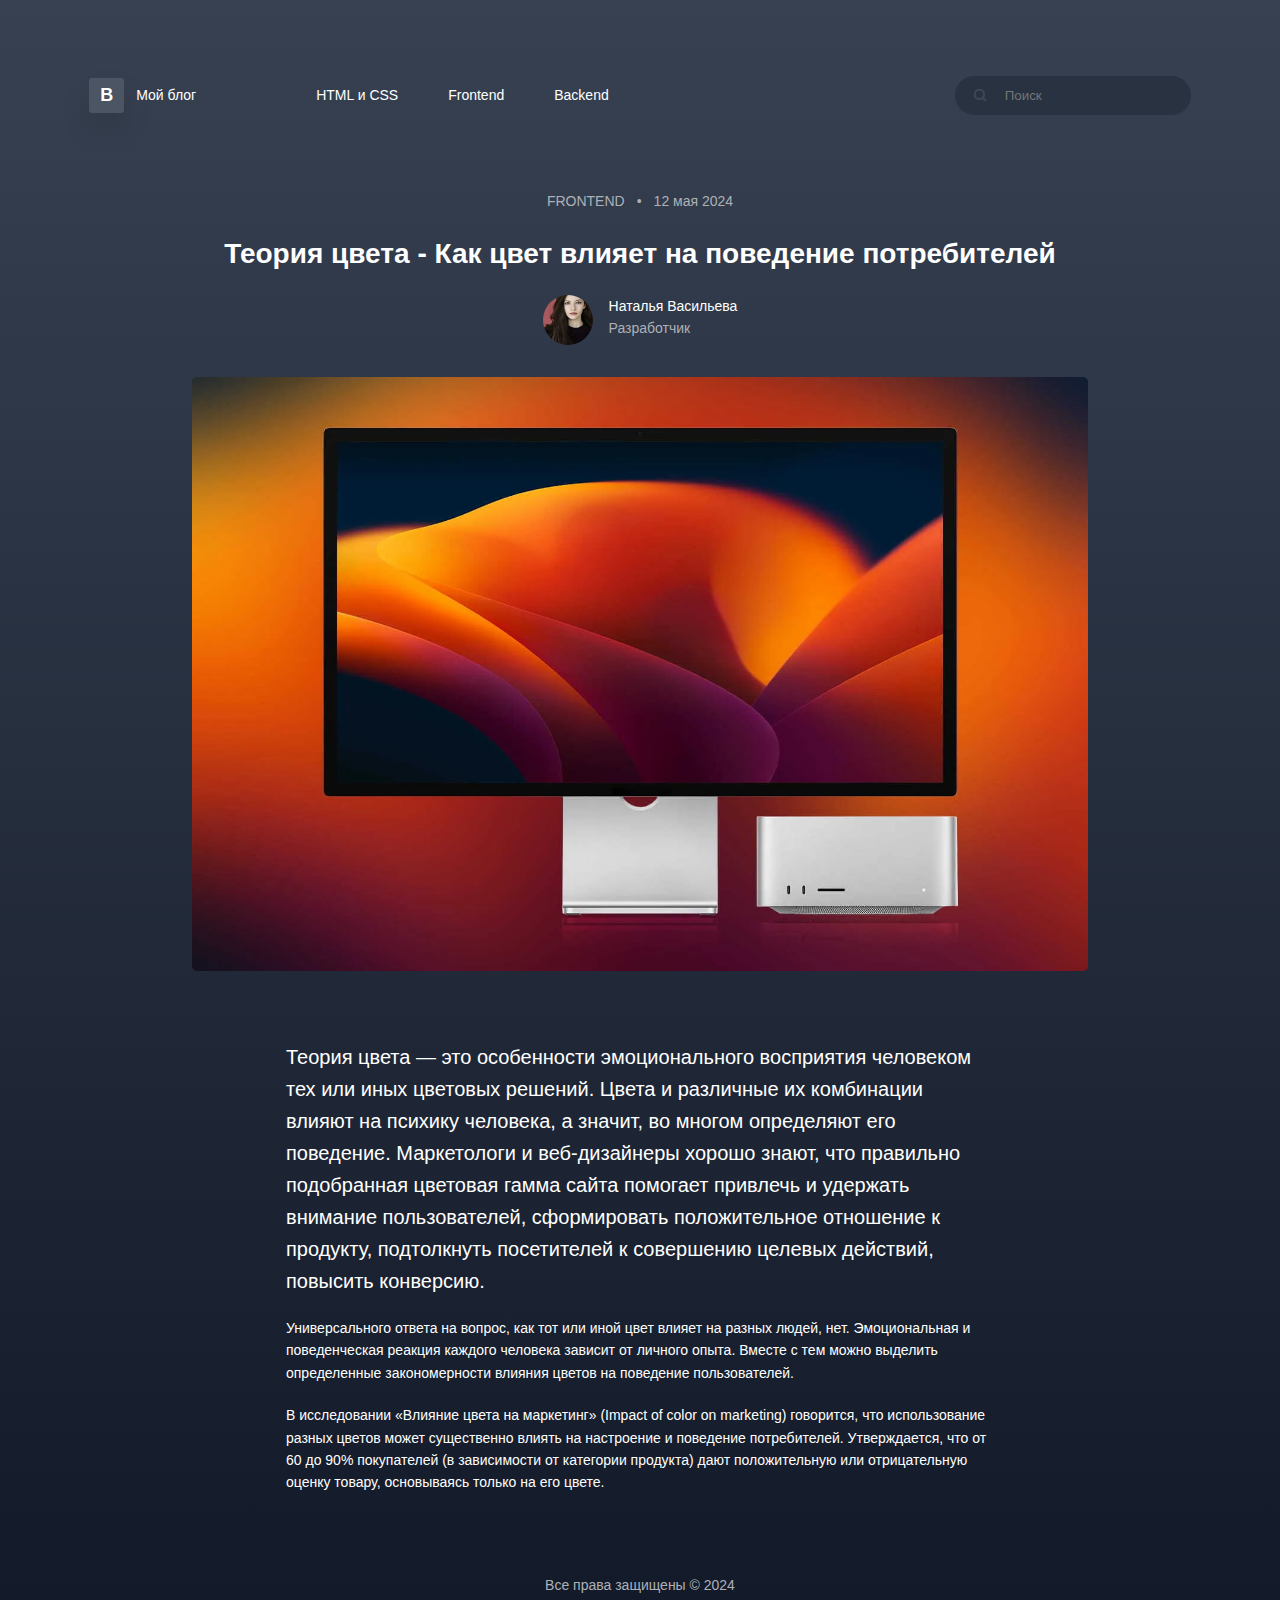
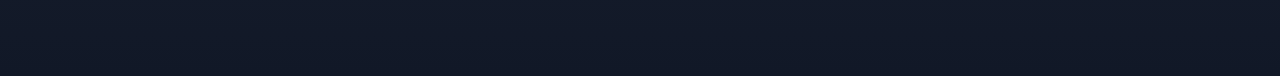
<file: 1-blog/index.html>
<!DOCTYPE html>
<html lang="ru">

<head>
  <meta charset="UTF-8" />
  <meta name="viewport" content="width=device-width, initial-scale=1.0" />
  <title>Мой блог</title>
  <link rel="stylesheet" href="./styles/style.css" />
</head>

<body>
  <header>
    <a href="#" class="navbar_brand">
      <div class="logo">B</div>
      <p>Мой блог</p>
    </a>
    <nav>
      <ul>
        <li><a href="#">HTML и CSS</a></li>
        <li><a href="#">Frontend</a></li>
        <li><a href="#">Backend</a></li>
      </ul>
      <form action="https://www.youtube.com/results" method="get">
        <div class="search_input">
          <img src="./images/inputSearch.svg" id="searchIcon" alt="Поиск">
          <input type="text" placeholder="Поиск" id="query" name="search_query" />
        </div>
      </form>
    </nav>
  </header>
  <!-- Main-->
  <main>
    <section class="section_blog">
      <div class="container">
        <div class="blog_hero-content">
          <div class="blog_hero-caption">
            <p>FRONTEND</p>
            <div>&bull;</div>
            <p>12 мая 2024</p>
          </div>

          <h1>Теория цвета - Как цвет влияет на поведение потребителей</h1>

          <div class="blog_hero-about">
            <img class="about_image" src="./images/Vasieva.png" alt="Разработчик Наталья Васильева" />
            <div class="hero-about_content">
              <p>Наталья Васильева</p>
              <p class="text-body-14">Разработчик</p>
            </div>
          </div>
        </div>

        <img src="./images/mac.png" class="blog_image" alt="Настольный ПК" />

        <div class="blog_content">
          <p class="paragraph-big">
            Теория цвета — это особенности эмоционального восприятия человеком
            тех или иных цветовых решений. Цвета и различные их комбинации
            влияют на психику человека, а значит, во многом определяют его
            поведение. Маркетологи и веб-дизайнеры хорошо знают, что правильно
            подобранная цветовая гамма сайта помогает привлечь и удержать
            внимание пользователей, сформировать положительное отношение к
            продукту, подтолкнуть посетителей к совершению целевых действий,
            повысить конверсию.
          </p>
          <p>
            Универсального ответа на вопрос, как тот или иной цвет влияет на
            разных людей, нет. Эмоциональная и поведенческая реакция каждого
            человека зависит от личного опыта. Вместе с тем можно выделить
            определенные закономерности влияния цветов на поведение
            пользователей.
          </p>
          <p>
            В исследовании «Влияние цвета на маркетинг» (Impact of color on
            marketing) говорится, что использование разных цветов может
            существенно влиять на настроение и поведение потребителей.
            Утверждается, что от 60 до 90% покупателей (в зависимости от
            категории продукта) дают положительную или отрицательную оценку
            товару, основываясь только на его цвете.
          </p>
        </div>
      </div>
    </section>
  </main>
  <!-- Footer-->
  <footer class="footer_component">
    <p>Все права защищены &#169; 2024</p>
  </footer>
</body>

</html>
</file>
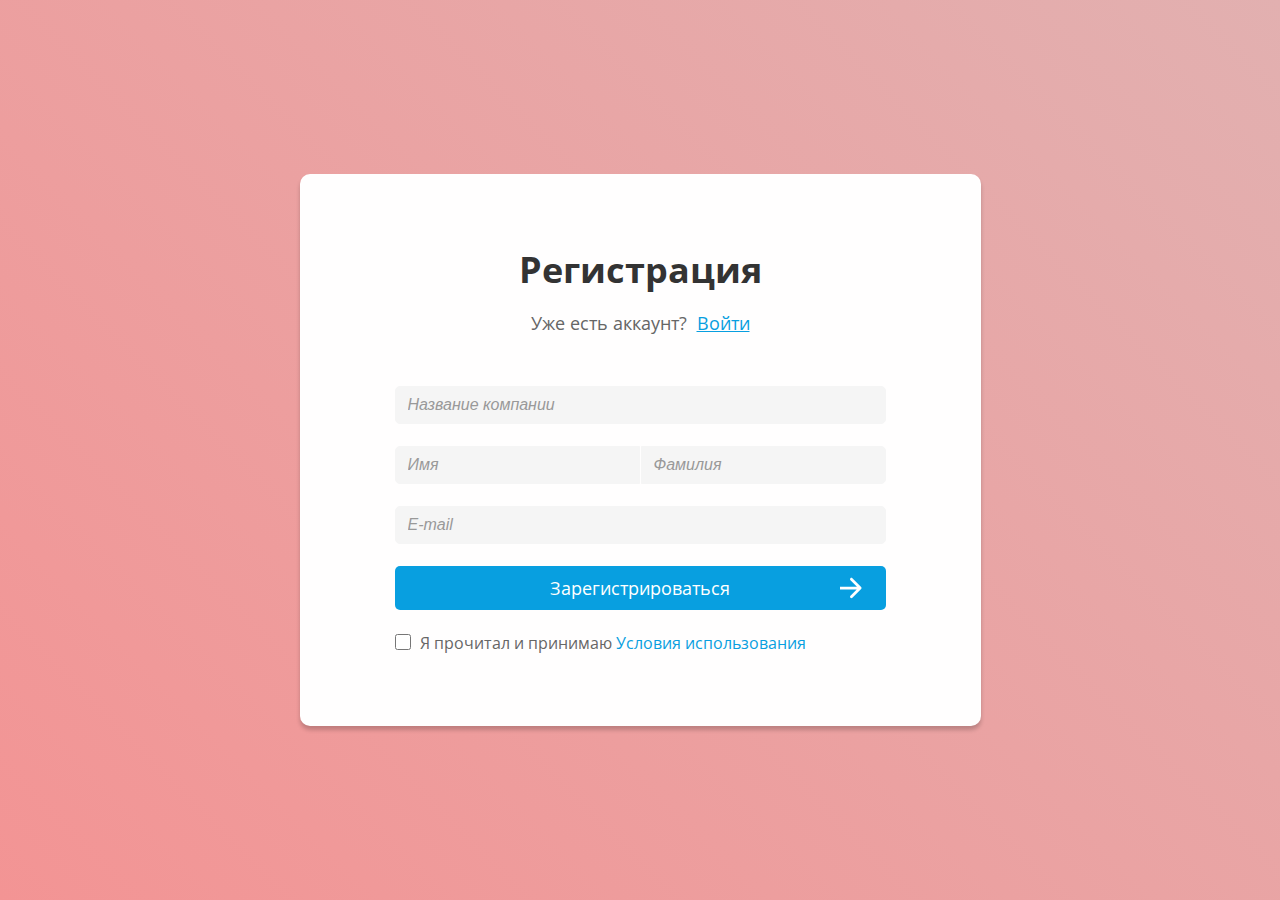
<file: 2-Form/index.html>
<!DOCTYPE html>
<html lang="ru">

<head>
  <meta charset="UTF-8" />
  <meta name="viewport" content="width=device-width, initial-scale=1.0" />
  <title>Form</title>
  <link rel="stylesheet" href="./styles/style.css" />

  <link rel="preconnect" href="https://fonts.googleapis.com">
  <link rel="preconnect" href="https://fonts.gstatic.com" crossorigin>
  <link href="https://fonts.googleapis.com/css2?family=Open+Sans:ital,wght@0,300..800;1,300..800&display=swap"
    rel="stylesheet">

</head>

<body>
  <!--Main Wrapper-->
  <main>
    <section>
      <div class="container">
        <div class="form_component">
          <h1>Регистрация</h1>
          <div class="reg_caption">
            <p>Уже есть аккаунт?</p>
            <a class="text-link-big" href="#">Войти</a>
          </div>

          <form action="#" method="get">
            <input type="text" placeholder="Название компании" id="company" name="company" />
            <div class="inputs_wrapper">
              <input type="text" placeholder="Имя" name="name" id="name" />
              <input type="text" placeholder="Фамилия" name="surname" id="surname" />
            </div>
            <input type="email" placeholder="E-mail" id="email" name="email" />

            <div class="submit_wrapper">
              <img class="submit-arrow" src="./assets/arrow.svg" alt="cтрелочка ">
              <button type="submit" id="button_submit">Зарегистрироваться</button>
            </div>
            <div class="checkbox_wrapper">
              <input class="checkbox" type="checkbox" name="privacy" id="privacy" />
              <label style="color: #666666;" for="privacy">
                <span>Я прочитал и принимаю</span>
                <a class="text-link-small" href="#">Условия использования</a>
              </label>

            </div>
          </form>
        </div>
      </div>
    </section>

  </main>
</body>

</html>
</file>
<file: 1-blog/styles/style.css>
/* Global Styles */

body {
    font-family: Roboto, sans-serif;
    font-weight: 400;
    font-size: 14px;
    line-height: 1.6;
    color: white;
    margin: 0px;
    background-color: #121928;
    background: linear-gradient(to bottom, #374151, #111827);
}

img {
    width: 100%;
    height: 100%;
    object-fit: cover;
    object-position: center;
    display: block;
}

p {
    margin-block-start: 0;
    margin-block-end: 0;
}

section {
    display: block;
}

.container {
    width: 100%;
    max-width: 100%;
    margin-right: auto;
    margin-left: auto;
}

/* Landing Styles */

header {
    display: flex;
    flex-direction: row;
    justify-content: center;
    margin: 70px 0;
}

nav {
    display: flex;
    flex-direction: row;
    align-items: center;
}


.navbar_brand {
    display: flex;
    column-gap: 12px;
    color: white;
    text-decoration: none;
    align-items: center;
}

.navbar_brand:hover > p {
    color: grey;
}

.logo {
    font-size: 18px;
    font-weight: 600;
    display: flex;
    background-color: #4B5563;
    width: 35px;
    height: 35px;
    border-radius: 3px;
    justify-content: center;
    align-items: center;
    box-shadow: 0 15px 30px rgba(0, 0, 0, 0.1);
}

ul {
    list-style: none;
    display: flex;
    column-gap: 50px;
    flex-direction: row;
    margin-left: 80px;
    margin-right: 346px;
}

li > a {
    color: white;
    text-decoration: none;
}

li > a:hover {
    color: grey;
    text-decoration: underline;
}

/* Input */
input:focus-visible {
    outline: none;
    outline-offset: 0px;
}

.search_input {
    position: relative;
    display: inline-block;
}

.search_input > input {
    color: white;
    background-color: #283241;
    border-radius: 100vw;
    border-style: none;
    padding: 12px 9px 12px 50px;
}

.search_input > #searchIcon {
    width: 14px;
    height: 14px;
    position: absolute;
    top: 50%;
    left: 18px;
    transform: translateY(-50%);
    pointer-events: none;
    color: #888;
}

.blog_hero-content {
    display: flex;
    justify-content: center;
    flex-direction: column;
    align-items: center;
    margin-bottom: 32px;
}

.blog_hero-caption {
    display: flex;
    justify-content: center;
    flex-direction: row;
    align-items: center;
    column-gap: 12px;
    font-size: 14px;
    color: #ADB1B7;
}

.blog_hero-about {
    display: flex;
    justify-content: center;
    flex-direction: row;
    column-gap: 16px;
}

.about_image {
    width: 50px;
    height: 50px;
    border-radius: 100vw;
    overflow: hidden;
}

.blog_image {
    width: 896px;
    height: 594px;
    border-radius: 5px;
    margin: 0px auto 70px;
}

.blog_content {
    display: flex;
    row-gap: 20px;
    max-width: 708px;
    flex-direction: column;
    justify-content: flex-start;
    margin: 0 auto;
}

.paragraph-big {
    font-size: 20px;
}

.text-body-14 {
    font-size: 14px;
    color: #ADB1B7;
}

footer {
    display: flex;
    justify-content: center;
    flex-direction: row;
    color: #ADB1B7;
    margin: 80px 0;
}
</file>
<file: 2-Form/styles/style.css>
* {
    margin: 0;
}

body {
    font-family: 'Open Sans', sans-serif;
    font-weight: 400;
    font-size: 16px;
    line-height: 1.38;
    color: #666666;
}

section {
    display: block;
    /* background-color: #F39494; */
    background: linear-gradient(45deg, #F39494, #E2B0B0);
    height: 100vh;

}

h1 {
    font-family: 'Open Sans', sans-serif;
    font-weight: 700;
    font-size: 36px;
    line-height: 1.36;
    margin-bottom: 16px;
    text-align: center;
    color: #333333;
}

.container {
    display: flex;
    flex-direction: column;
    justify-content: center;
    align-items: center;
    height: 100%;
    width: 100%;
}

.form_component {
    background-color: #FFFEFE;
    padding: 72px 95px;
    border-style: none;
    border-radius: 10px;
    box-shadow: 0px 4px 4px 0px rgba(0, 0, 0, .2);

    position: relative;
    animation: slideUp 1s ease-out forwards;
}

/* Анимация */
@keyframes slideUp {
    from { transform: translateY(100vh); }
    to { transform: translateY(0); }
  }


form {
    width: 100%;
    display: flex;
    flex-direction: column;
    align-items: stretch;
    justify-content: flex-start;
}

.reg_caption {
    font-size: 18px;
    display: flex;
    flex-direction: row;
    gap: 10px;
    margin: 0 auto 50px;
    justify-content: center;
}

input {
    background-color: #F5F5F5;
    font-size: 16px;
    font-weight: 600;
    color: #333333;
    padding: 9px 12px;
    border: 1px solid #F5F5F5;
}

input::placeholder {
    font-weight: 400;
    font-style: italic;
    color: #999999;
}

input:focus-visible {
    background-color: #FFFEFE;
    outline: none;
}

#company {
    border-radius: 5px;
    margin-bottom: 22px;
}

.inputs_wrapper {
    display: flex;
    flex-direction: row;
    width: 100%;
    gap: 1px;
    margin-bottom: 22px;
}

.inputs_wrapper > input {
    width: 100%;
}

#name {
    border-radius: 5px 0 0 5px;
}

#surname {
    border-radius: 0 5px 5px 0;
}

#email {
    margin-bottom: 22px;
    background-color: #F5F5F5;
    border-radius: 5px;
}

.submit_wrapper {
    position: relative;
    height: 44px;
    width: 100%;
    margin-bottom: 22px;
    border-radius: 5px;
    overflow: hidden;
}

.submit-arrow {
    color: #FFFFFF;
    position: absolute;
    top: 25%; 
    right: 24px;
    width: 22px;
    transition: transform 0.7s;
}

#button_submit {
    font-family: 'Open Sans', sans-serif;
    font-size: 18px;
    font-weight: 400;
    color: #FFFFFF;
    height: 100%;
    width: 100%;
    padding: 9px auto;
    background-color: #089FE0;
    border: none;
}

.submit_wrapper:hover > .submit-arrow {
    transform: translateX(10px);
}

#button_submit:hover {
    background-color: #077eb1 !important;
}

#button_submit:active {
    background-color: #044561 !important;
}

.checkbox_wrapper {
    display: flex;
    flex-direction: row;
    justify-content: flex-start;
    align-items: center;
}

.checkbox {
    width: 16px;
    height: 16px;
    border: 1px solid #EEEEEE;
    border-radius: 5px;
    background-color: #F5F5F5;
    margin-top: -2px;
    margin-right: 9px;
}

.checkbox:checked {
    border: 1px solid black;
    background-color: black;
}

.text-link-big {
    color: #089FE0;
}

.text-link-small {
    text-decoration: none;
    color: #089FE0;
}
</file>
